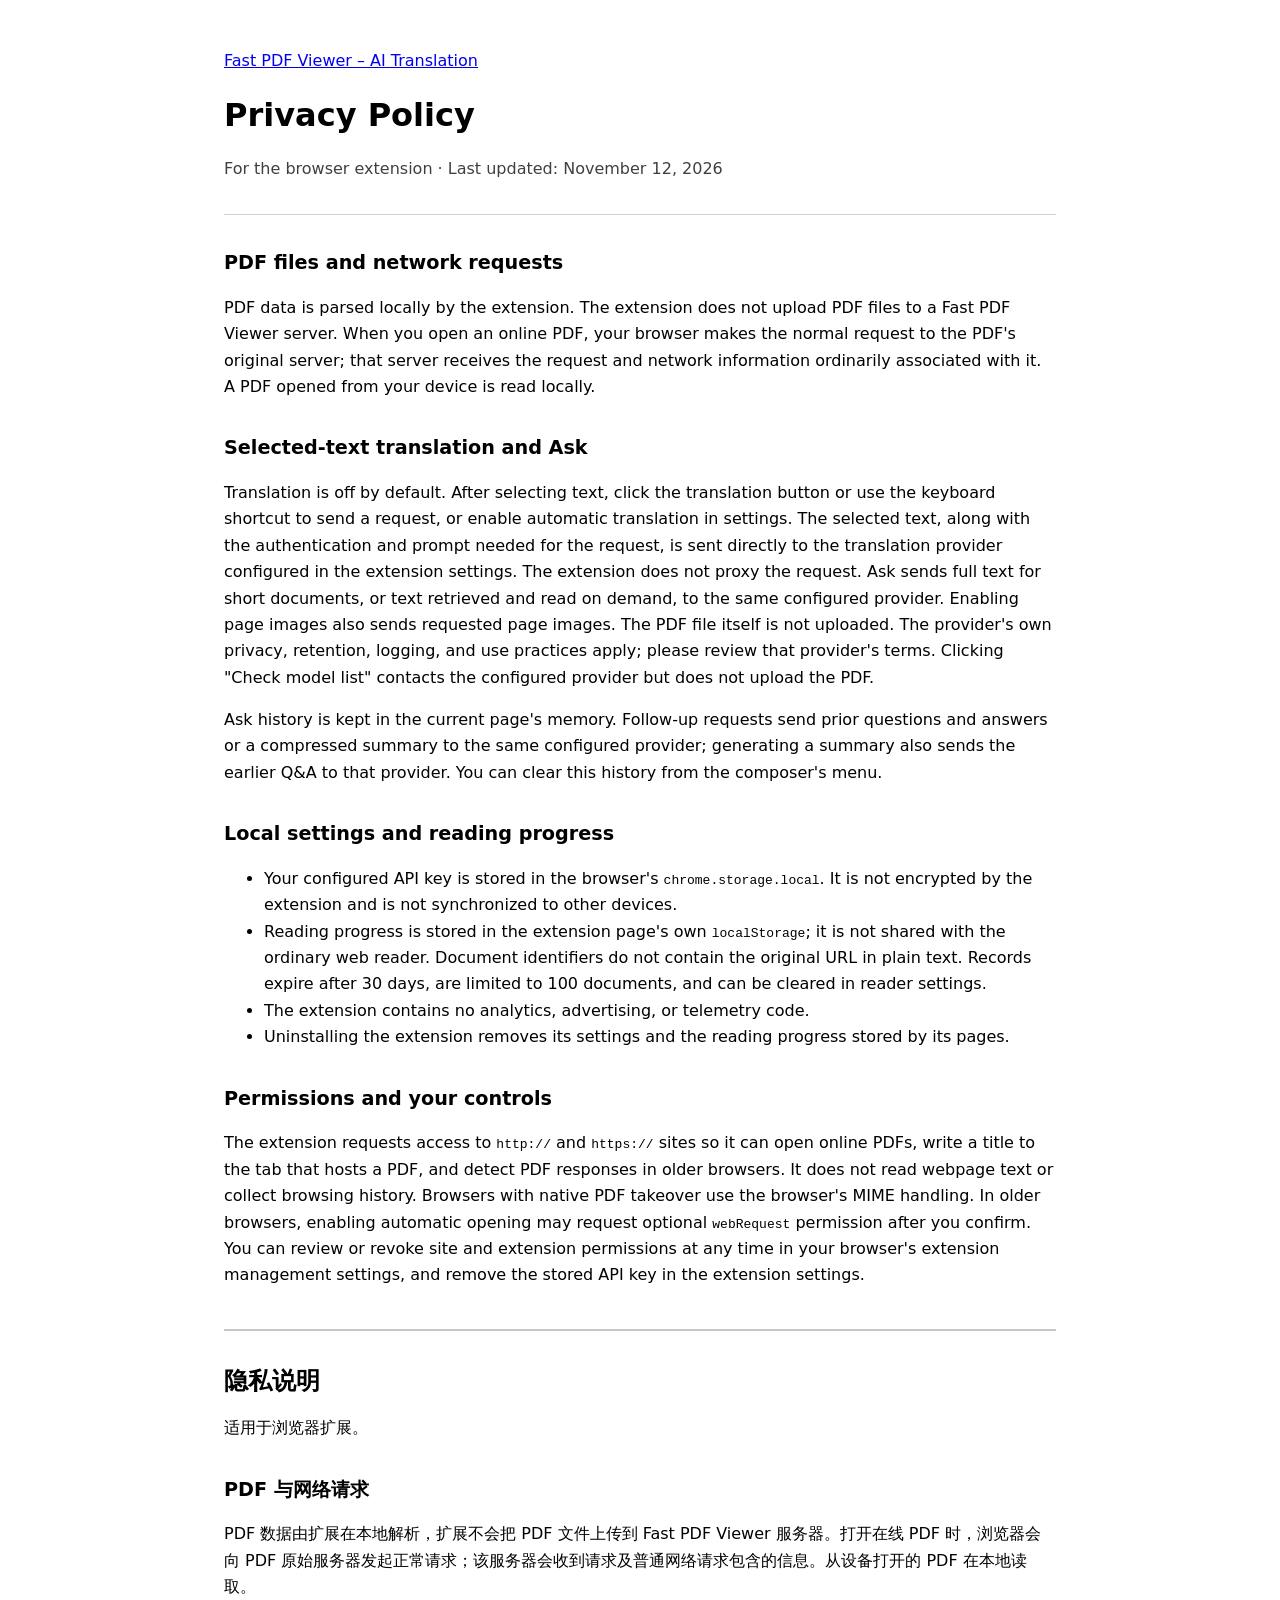
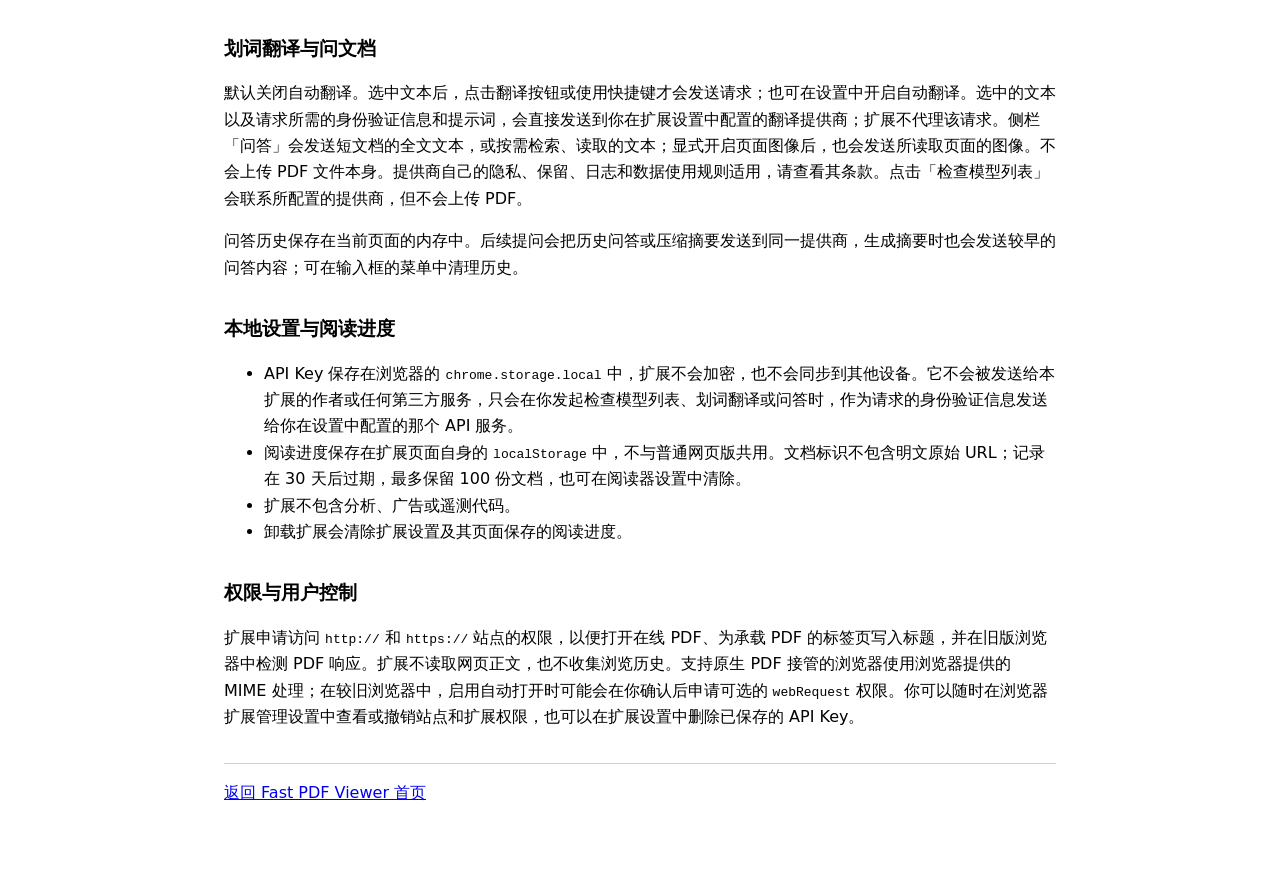
<file: web/privacy.html>
<!doctype html>
<html lang="en">
  <head>
    <meta charset="UTF-8" />
    <meta name="viewport" content="width=device-width, initial-scale=1" />
    <meta name="description" content="Privacy policy for Fast PDF Viewer – AI Translation browser extension." />
    <title>Privacy Policy · Fast PDF Viewer – AI Translation</title>
    <style>
      :root { color-scheme: light dark; font-family: system-ui, -apple-system, BlinkMacSystemFont, "Segoe UI", sans-serif; }
      body { margin: 0; background: Canvas; color: CanvasText; line-height: 1.65; }
      main { box-sizing: border-box; width: min(100% - 2rem, 52rem); margin: 0 auto; padding: 2rem 0 3rem; }
      header, footer { border-bottom: 1px solid color-mix(in srgb, CanvasText 18%, transparent); padding-bottom: 1rem; }
      footer { border: 0; border-top: 1px solid color-mix(in srgb, CanvasText 18%, transparent); padding-top: 1rem; margin-top: 2rem; }
      h1 { line-height: 1.2; }
      h2 { margin-top: 2rem; font-size: 1.2rem; }
      a { color: LinkText; }
      .language { margin-top: 2.5rem; padding-top: 1rem; border-top: 2px solid color-mix(in srgb, CanvasText 22%, transparent); }
      .updated { opacity: .75; }
      code { overflow-wrap: anywhere; }
      @media (max-width: 36rem) { main { width: min(100% - 1.25rem, 52rem); padding-top: 1.25rem; } }
    </style>
  </head>
  <body>
    <main>
      <header>
        <p><a href="./">Fast PDF Viewer – AI Translation</a></p>
        <h1>Privacy Policy</h1>
        <p class="updated">For the browser extension · Last updated: November 12, 2026</p>
      </header>

      <section aria-labelledby="en-overview">
        <h2 id="en-overview">PDF files and network requests</h2>
        <p>PDF data is parsed locally by the extension. The extension does not upload PDF files to a Fast PDF Viewer server. When you open an online PDF, your browser makes the normal request to the PDF's original server; that server receives the request and network information ordinarily associated with it. A PDF opened from your device is read locally.</p>

        <h2>Selected-text translation and Ask</h2>
        <p>Translation is off by default. After selecting text, click the translation button or use the keyboard shortcut to send a request, or enable automatic translation in settings. The selected text, along with the authentication and prompt needed for the request, is sent directly to the translation provider configured in the extension settings. The extension does not proxy the request. Ask sends full text for short documents, or text retrieved and read on demand, to the same configured provider. Enabling page images also sends requested page images. The PDF file itself is not uploaded. The provider's own privacy, retention, logging, and use practices apply; please review that provider's terms. Clicking "Check model list" contacts the configured provider but does not upload the PDF.</p>

        <p>Ask history is kept in the current page's memory. Follow-up requests send prior questions and answers or a compressed summary to the same configured provider; generating a summary also sends the earlier Q&amp;A to that provider. You can clear this history from the composer's menu.</p>

        <h2>Local settings and reading progress</h2>
        <ul>
          <li>Your configured API key is stored in the browser's <code>chrome.storage.local</code>. It is not encrypted by the extension and is not synchronized to other devices.</li>
          <li>Reading progress is stored in the extension page's own <code>localStorage</code>; it is not shared with the ordinary web reader. Document identifiers do not contain the original URL in plain text. Records expire after 30 days, are limited to 100 documents, and can be cleared in reader settings.</li>
          <li>The extension contains no analytics, advertising, or telemetry code.</li>
          <li>Uninstalling the extension removes its settings and the reading progress stored by its pages.</li>
        </ul>

        <h2>Permissions and your controls</h2>
        <p>The extension requests access to <code>http://</code> and <code>https://</code> sites so it can open online PDFs, write a title to the tab that hosts a PDF, and detect PDF responses in older browsers. It does not read webpage text or collect browsing history. Browsers with native PDF takeover use the browser's MIME handling. In older browsers, enabling automatic opening may request optional <code>webRequest</code> permission after you confirm. You can review or revoke site and extension permissions at any time in your browser's extension management settings, and remove the stored API key in the extension settings.</p>
      </section>

      <section class="language" lang="zh-CN" aria-labelledby="zh-title">
        <h1 id="zh-title">隐私说明</h1>
        <p>适用于浏览器扩展。</p>

        <h2>PDF 与网络请求</h2>
        <p>PDF 数据由扩展在本地解析，扩展不会把 PDF 文件上传到 Fast PDF Viewer 服务器。打开在线 PDF 时，浏览器会向 PDF 原始服务器发起正常请求；该服务器会收到请求及普通网络请求包含的信息。从设备打开的 PDF 在本地读取。</p>

        <h2>划词翻译与问文档</h2>
        <p>默认关闭自动翻译。选中文本后，点击翻译按钮或使用快捷键才会发送请求；也可在设置中开启自动翻译。选中的文本以及请求所需的身份验证信息和提示词，会直接发送到你在扩展设置中配置的翻译提供商；扩展不代理该请求。侧栏「问答」会发送短文档的全文文本，或按需检索、读取的文本；显式开启页面图像后，也会发送所读取页面的图像。不会上传 PDF 文件本身。提供商自己的隐私、保留、日志和数据使用规则适用，请查看其条款。点击「检查模型列表」会联系所配置的提供商，但不会上传 PDF。</p>

        <p>问答历史保存在当前页面的内存中。后续提问会把历史问答或压缩摘要发送到同一提供商，生成摘要时也会发送较早的问答内容；可在输入框的菜单中清理历史。</p>

        <h2>本地设置与阅读进度</h2>
        <ul>
          <li>API Key 保存在浏览器的 <code>chrome.storage.local</code> 中，扩展不会加密，也不会同步到其他设备。它不会被发送给本扩展的作者或任何第三方服务，只会在你发起检查模型列表、划词翻译或问答时，作为请求的身份验证信息发送给你在设置中配置的那个 API 服务。</li>
          <li>阅读进度保存在扩展页面自身的 <code>localStorage</code> 中，不与普通网页版共用。文档标识不包含明文原始 URL；记录在 30 天后过期，最多保留 100 份文档，也可在阅读器设置中清除。</li>
          <li>扩展不包含分析、广告或遥测代码。</li>
          <li>卸载扩展会清除扩展设置及其页面保存的阅读进度。</li>
        </ul>

        <h2>权限与用户控制</h2>
        <p>扩展申请访问 <code>http://</code> 和 <code>https://</code> 站点的权限，以便打开在线 PDF、为承载 PDF 的标签页写入标题，并在旧版浏览器中检测 PDF 响应。扩展不读取网页正文，也不收集浏览历史。支持原生 PDF 接管的浏览器使用浏览器提供的 MIME 处理；在较旧浏览器中，启用自动打开时可能会在你确认后申请可选的 <code>webRequest</code> 权限。你可以随时在浏览器扩展管理设置中查看或撤销站点和扩展权限，也可以在扩展设置中删除已保存的 API Key。</p>
      </section>

      <footer><a href="./">返回 Fast PDF Viewer 首页</a></footer>
    </main>
  </body>
</html>
</file>
